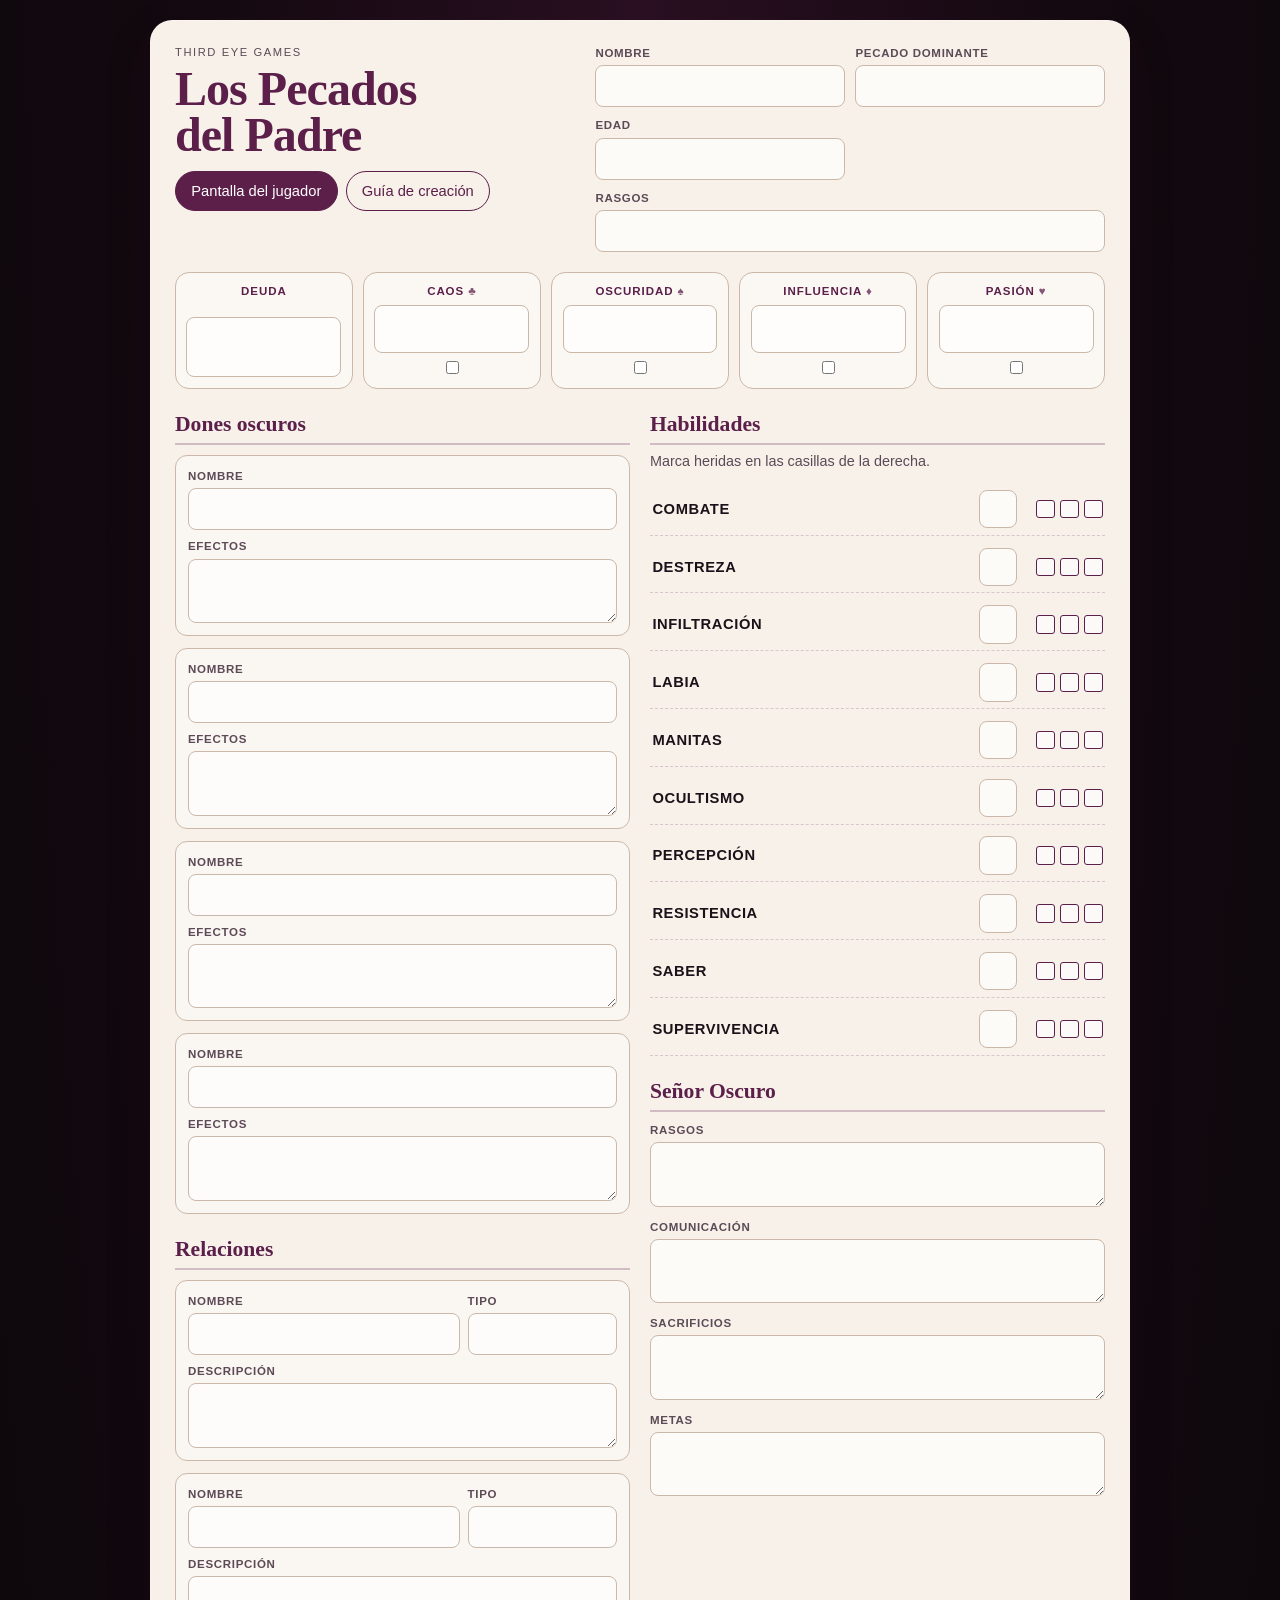
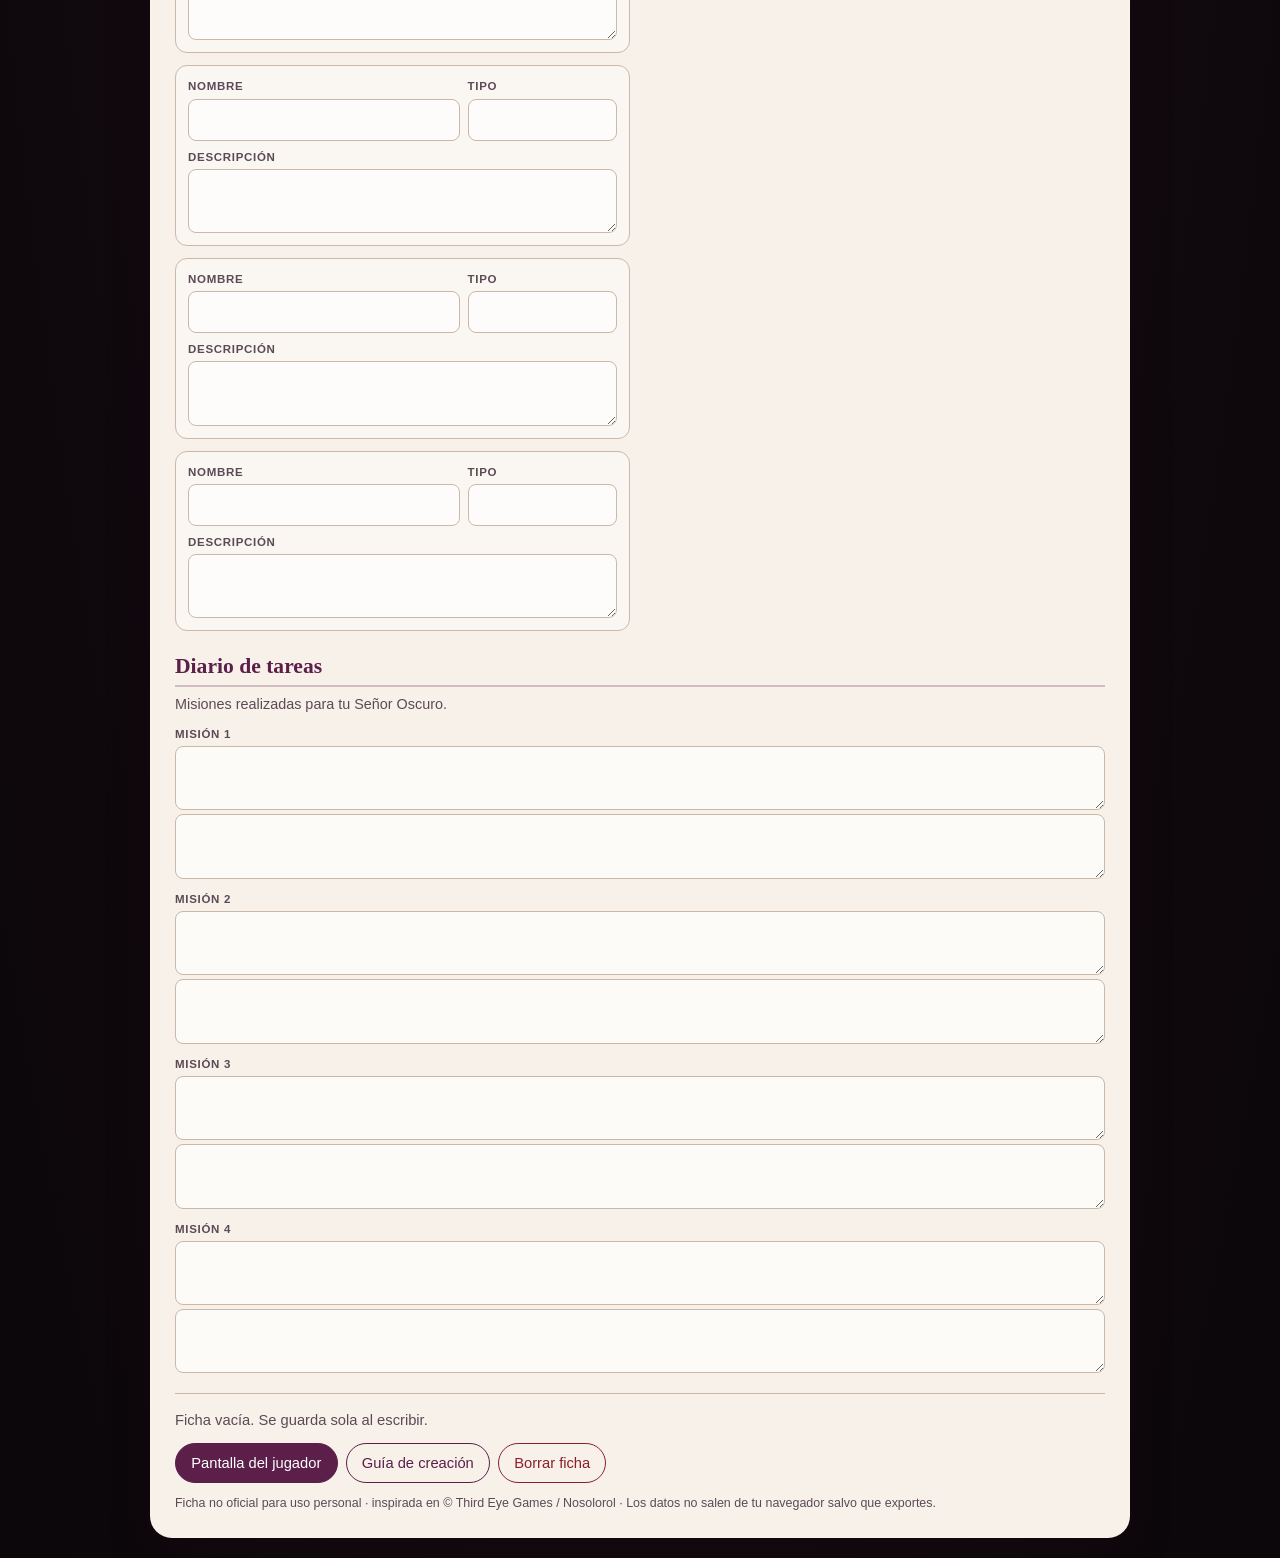
<file: index.html>
<!DOCTYPE html>
<html lang="es">
  <head>
    <meta charset="utf-8" />
    <meta name="viewport" content="width=device-width, initial-scale=1" />
    <title>Los Pecados del Padre — Ficha</title>
    <meta
      name="description"
      content="Ficha editable de personaje para Los Pecados del Padre. Los datos se guardan en este navegador."
    />
    <link rel="stylesheet" href="styles.css" />
  </head>
  <body>
    <div class="page">
      <header class="top">
        <div class="brand">
          <p class="eyebrow">Third Eye Games</p>
          <h1>Los Pecados<br />del Padre</h1>
          <div class="nav-row guide-link">
            <a class="nav-btn" href="pantalla.html">Pantalla del jugador</a>
            <a class="nav-btn secondary" href="guia.html">Guía de creación</a>
          </div>
        </div>
        <div class="identity">
          <label>
            <span>Nombre</span>
            <input type="text" name="nombrepj" autocomplete="off" />
          </label>
          <label>
            <span>Pecado dominante</span>
            <input type="text" name="pecado_dominante" autocomplete="off" />
          </label>
          <label class="narrow">
            <span>Edad</span>
            <input type="text" name="edad" autocomplete="off" />
          </label>
          <label class="wide">
            <span>Rasgos</span>
            <input type="text" name="rasgospj" autocomplete="off" />
          </label>
        </div>
      </header>

      <section class="resources" aria-label="Recursos">
        <label class="stat">
          <span>Deuda</span>
          <input type="text" name="deuda" inputmode="numeric" />
        </label>
        <label class="stat">
          <span>Caos <i aria-hidden="true">♣</i></span>
          <input type="text" name="Caos" inputmode="numeric" />
          <input type="checkbox" name="casost" title="Marca de Caos" />
        </label>
        <label class="stat">
          <span>Oscuridad <i aria-hidden="true">♠</i></span>
          <input type="text" name="oscuridad" inputmode="numeric" />
          <input type="checkbox" name="oscuridadt" title="Marca de Oscuridad" />
        </label>
        <label class="stat">
          <span>Influencia <i aria-hidden="true">♦</i></span>
          <input type="text" name="influencia" inputmode="numeric" />
          <input type="checkbox" name="influenciat" title="Marca de Influencia" />
        </label>
        <label class="stat">
          <span>Pasión <i aria-hidden="true">♥</i></span>
          <input type="text" name="pasión" inputmode="numeric" />
          <input type="checkbox" name="pasiónt" title="Marca de Pasión" />
        </label>
      </section>

      <div class="columns">
        <div class="col">
          <section>
            <h2>Dones oscuros</h2>
            <div class="stack">
              <article class="gift">
                <label><span>Nombre</span><input type="text" name="nombre1" /></label>
                <label><span>Efectos</span><textarea name="efectos1" rows="2"></textarea></label>
              </article>
              <article class="gift">
                <label><span>Nombre</span><input type="text" name="nombre2" /></label>
                <label><span>Efectos</span><textarea name="efectos2" rows="2"></textarea></label>
              </article>
              <article class="gift">
                <label><span>Nombre</span><input type="text" name="nombre" /></label>
                <label><span>Efectos</span><textarea name="efectos3" rows="2"></textarea></label>
              </article>
              <article class="gift">
                <label><span>Nombre</span><input type="text" name="nombre3" /></label>
                <label><span>Efectos</span><textarea name="efectos" rows="2"></textarea></label>
              </article>
            </div>
          </section>

          <section>
            <h2>Relaciones</h2>
            <div class="stack">
              <article class="relation">
                <div class="row">
                  <label><span>Nombre</span><input type="text" name="nombre31" /></label>
                  <label class="narrow"><span>Tipo</span><input type="text" name="tipo" /></label>
                </div>
                <label><span>Descripción</span><textarea name="descripcion" rows="2"></textarea></label>
              </article>
              <article class="relation">
                <div class="row">
                  <label><span>Nombre</span><input type="text" name="nombre311" /></label>
                  <label class="narrow"><span>Tipo</span><input type="text" name="tipo1" /></label>
                </div>
                <label><span>Descripción</span><textarea name="descripcion1" rows="2"></textarea></label>
              </article>
              <article class="relation">
                <div class="row">
                  <label><span>Nombre</span><input type="text" name="nombre312" /></label>
                  <label class="narrow"><span>Tipo</span><input type="text" name="tipo2" /></label>
                </div>
                <label><span>Descripción</span><textarea name="descripcion2" rows="2"></textarea></label>
              </article>
              <article class="relation">
                <div class="row">
                  <label><span>Nombre</span><input type="text" name="nombre313" /></label>
                  <label class="narrow"><span>Tipo</span><input type="text" name="tipo3" /></label>
                </div>
                <label><span>Descripción</span><textarea name="descripcion3" rows="2"></textarea></label>
              </article>
              <article class="relation">
                <div class="row">
                  <label><span>Nombre</span><input type="text" name="nombre314" /></label>
                  <label class="narrow"><span>Tipo</span><input type="text" name="tipo4" /></label>
                </div>
                <label><span>Descripción</span><textarea name="descripcion4" rows="2"></textarea></label>
              </article>
            </div>
          </section>
        </div>

        <div class="col">
          <section>
            <h2>Habilidades</h2>
            <p class="hint">Marca heridas en las casillas de la derecha.</p>
            <div class="skills" id="skills"></div>
          </section>

          <section>
            <h2>Señor Oscuro</h2>
            <div class="stack">
              <label>
                <span>Rasgos</span>
                <textarea name="descripciónrasgos" rows="2"></textarea>
              </label>
              <label>
                <span>Comunicación</span>
                <textarea name="municación" rows="2"></textarea>
              </label>
              <label>
                <span>Sacrificios</span>
                <textarea name="sacrificios" rows="2"></textarea>
              </label>
              <label>
                <span>Metas</span>
                <textarea name="metas" rows="2"></textarea>
              </label>
            </div>
          </section>
        </div>
      </div>

      <section>
        <h2>Diario de tareas</h2>
        <p class="hint">Misiones realizadas para tu Señor Oscuro.</p>
        <div class="missions">
          <label>
            <span>Misión 1</span>
            <textarea name="misión1" rows="2"></textarea>
            <textarea name="misión11" rows="2"></textarea>
          </label>
          <label>
            <span>Misión 2</span>
            <textarea name="misión12" rows="2"></textarea>
            <textarea name="misión112" rows="2"></textarea>
          </label>
          <label>
            <span>Misión 3</span>
            <textarea name="misión13" rows="2"></textarea>
            <textarea name="misión113" rows="2"></textarea>
          </label>
          <label>
            <span>Misión 4</span>
            <textarea name="misión14" rows="2"></textarea>
            <textarea name="misión114" rows="2"></textarea>
          </label>
        </div>
      </section>

      <footer class="toolbar">
        <p id="status" class="status" aria-live="polite">Guardado en este navegador.</p>
        <div class="actions">
          <a class="nav-btn" href="pantalla.html">Pantalla del jugador</a>
          <a class="nav-btn secondary" href="guia.html">Guía de creación</a>
          <button type="button" id="resetBtn" class="danger">Borrar ficha</button>
        </div>
        <p class="credit">
          Ficha no oficial para uso personal · inspirada en © Third Eye Games /
          Nosolorol · Los datos no salen de tu navegador salvo que exportes.
        </p>
      </footer>
    </div>
    <script src="app.js"></script>
  </body>
</html>
</file>
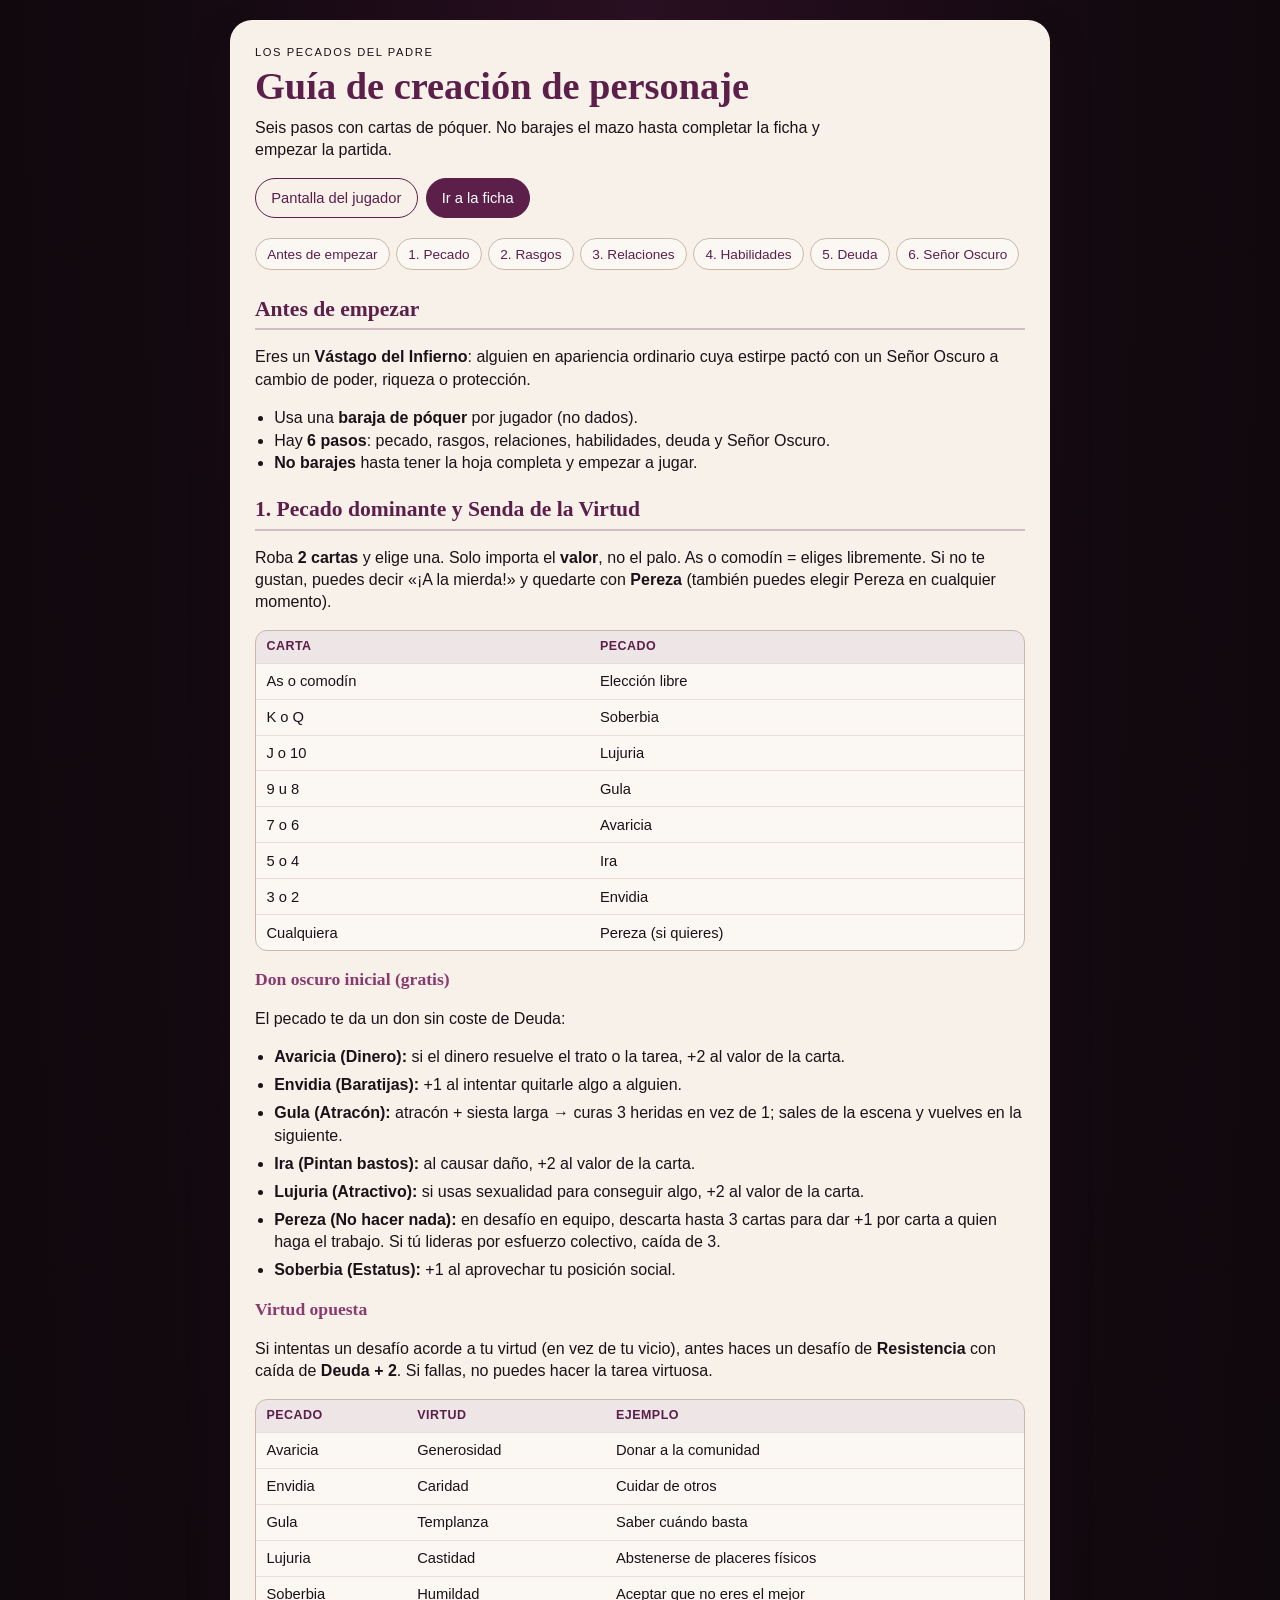
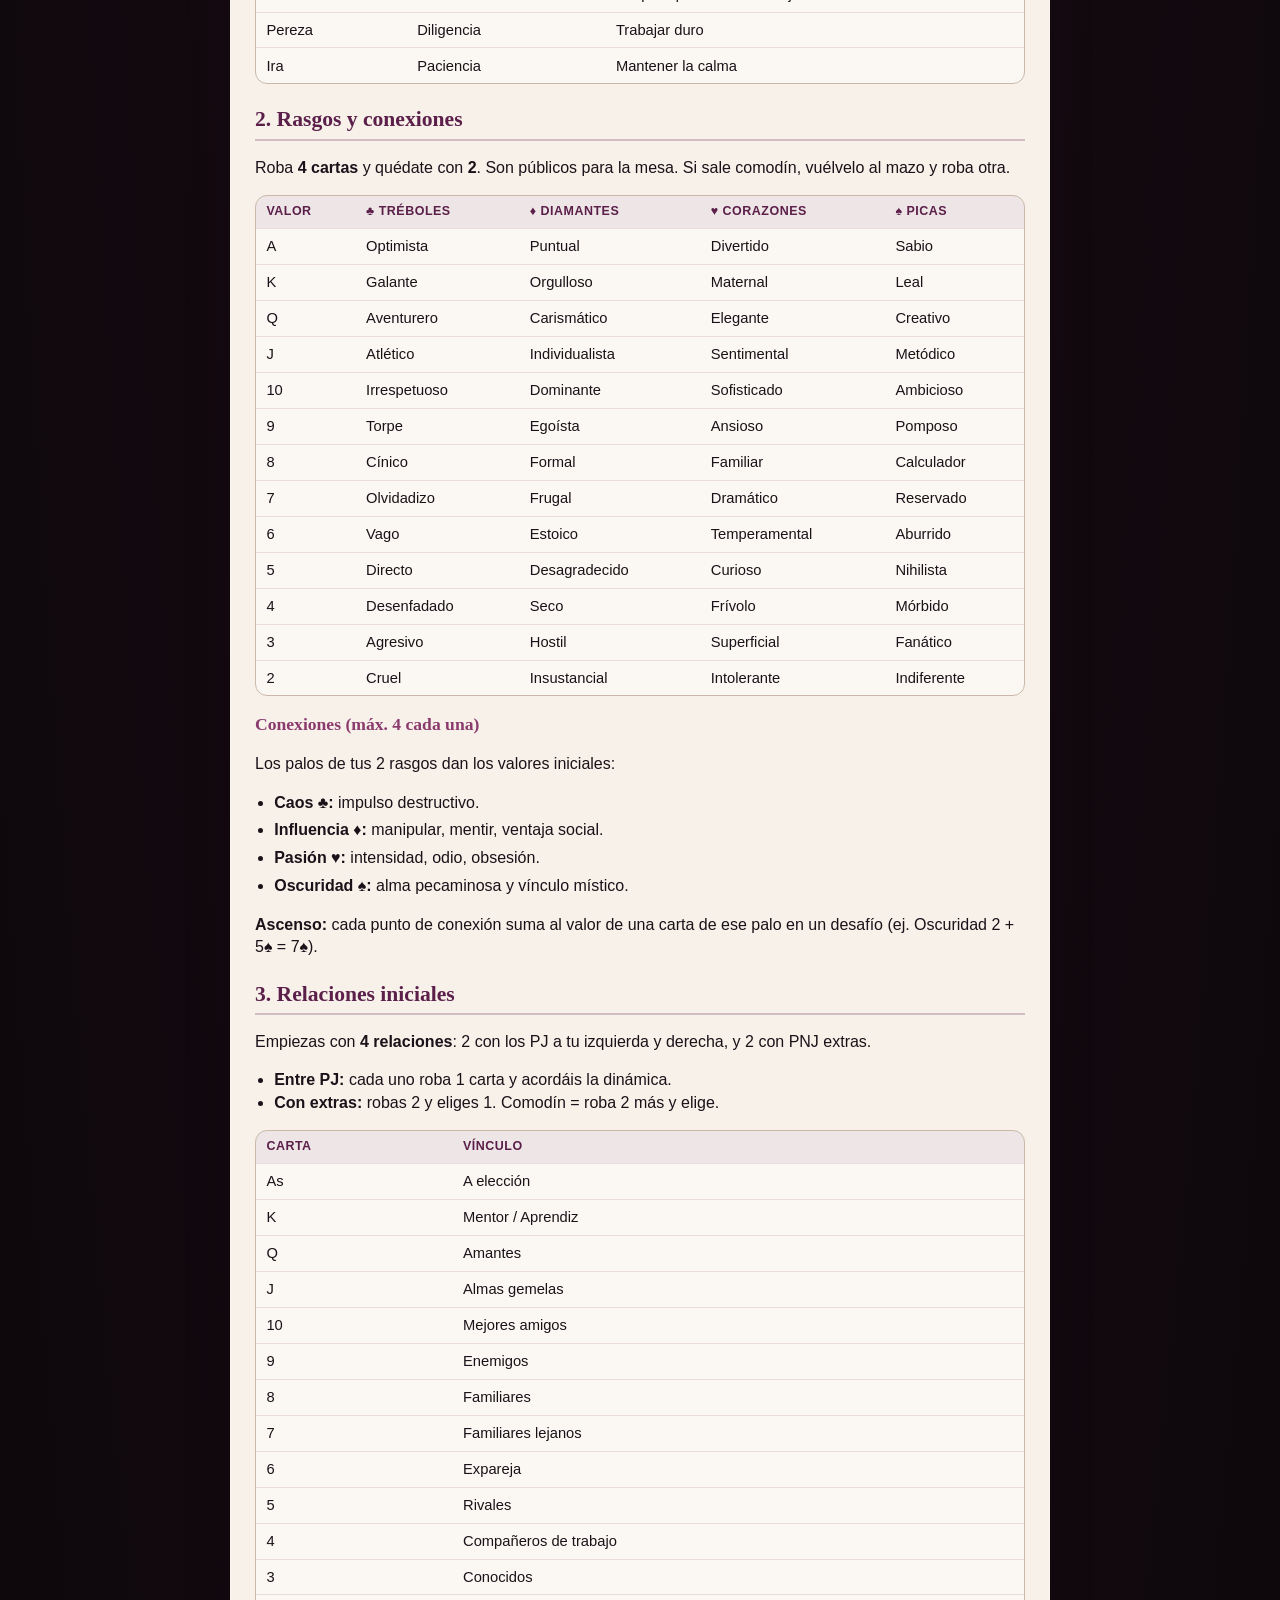
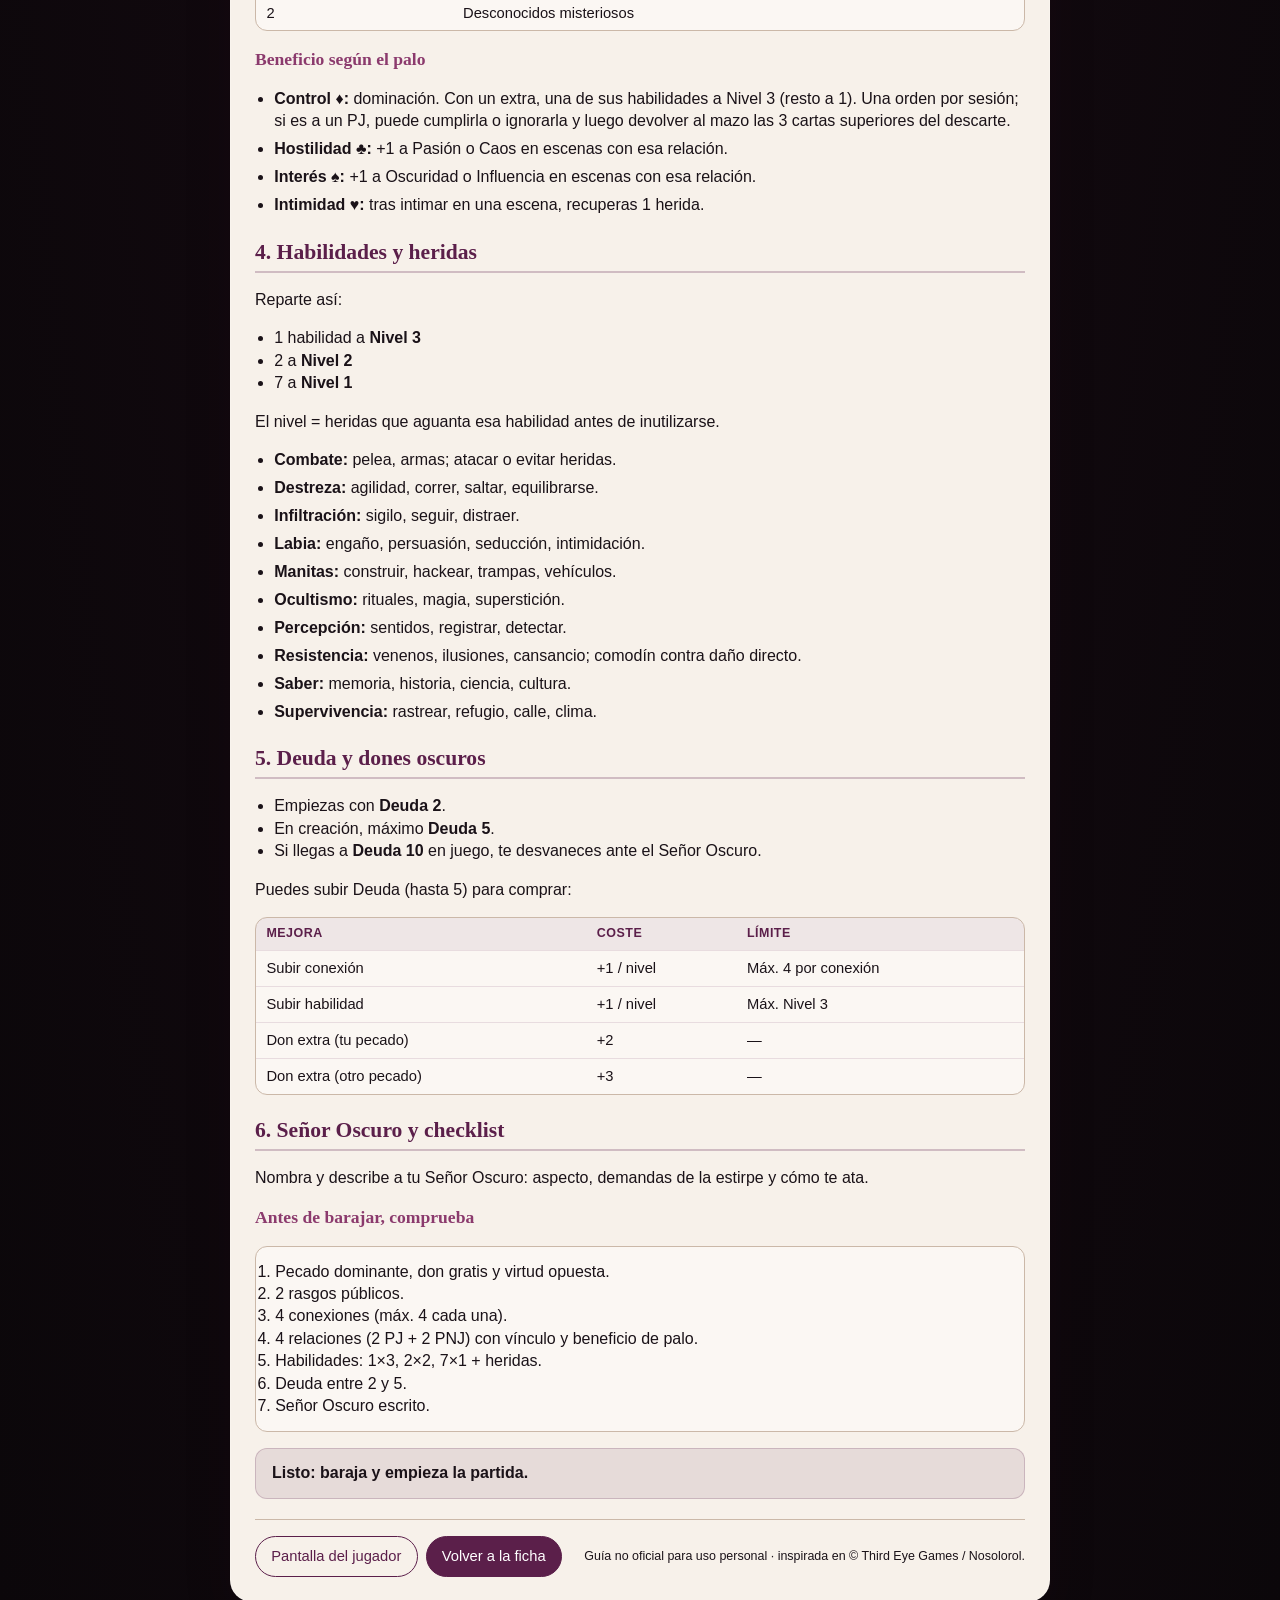
<file: guia.html>
<!DOCTYPE html>
<html lang="es">
  <head>
    <meta charset="utf-8" />
    <meta name="viewport" content="width=device-width, initial-scale=1" />
    <title>Guía de creación — Los Pecados del Padre</title>
    <meta
      name="description"
      content="Guía simple de creación de personaje para Los Pecados del Padre."
    />
    <link rel="stylesheet" href="styles.css" />
  </head>
  <body>
    <div class="page guide">
      <header class="guide-top">
        <div>
          <p class="eyebrow">Los Pecados del Padre</p>
          <h1>Guía de creación de personaje</h1>
          <p class="lede">
            Seis pasos con cartas de póquer. No barajes el mazo hasta completar
            la ficha y empezar la partida.
          </p>
        </div>
        <div class="nav-row">
          <a class="nav-btn secondary" href="pantalla.html">Pantalla del jugador</a>
          <a class="nav-btn" href="index.html">Ir a la ficha</a>
        </div>
      </header>

      <nav class="toc" aria-label="Pasos">
        <a href="#intro">Antes de empezar</a>
        <a href="#paso-1">1. Pecado</a>
        <a href="#paso-2">2. Rasgos</a>
        <a href="#paso-3">3. Relaciones</a>
        <a href="#paso-4">4. Habilidades</a>
        <a href="#paso-5">5. Deuda</a>
        <a href="#paso-6">6. Señor Oscuro</a>
      </nav>

      <section id="intro">
        <h2>Antes de empezar</h2>
        <p>
          Eres un <strong>Vástago del Infierno</strong>: alguien en apariencia
          ordinario cuya estirpe pactó con un Señor Oscuro a cambio de poder,
          riqueza o protección.
        </p>
        <ul>
          <li>Usa una <strong>baraja de póquer</strong> por jugador (no dados).</li>
          <li>Hay <strong>6 pasos</strong>: pecado, rasgos, relaciones, habilidades, deuda y Señor Oscuro.</li>
          <li><strong>No barajes</strong> hasta tener la hoja completa y empezar a jugar.</li>
        </ul>
      </section>

      <section id="paso-1">
        <h2>1. Pecado dominante y Senda de la Virtud</h2>
        <p>
          Roba <strong>2 cartas</strong> y elige una. Solo importa el
          <strong>valor</strong>, no el palo. As o comodín = eliges libremente.
          Si no te gustan, puedes decir «¡A la mierda!» y quedarte con
          <strong>Pereza</strong> (también puedes elegir Pereza en cualquier momento).
        </p>

        <div class="table-wrap">
          <table>
            <thead>
              <tr>
                <th>Carta</th>
                <th>Pecado</th>
              </tr>
            </thead>
            <tbody>
              <tr><td>As o comodín</td><td>Elección libre</td></tr>
              <tr><td>K o Q</td><td>Soberbia</td></tr>
              <tr><td>J o 10</td><td>Lujuria</td></tr>
              <tr><td>9 u 8</td><td>Gula</td></tr>
              <tr><td>7 o 6</td><td>Avaricia</td></tr>
              <tr><td>5 o 4</td><td>Ira</td></tr>
              <tr><td>3 o 2</td><td>Envidia</td></tr>
              <tr><td>Cualquiera</td><td>Pereza (si quieres)</td></tr>
            </tbody>
          </table>
        </div>

        <h3>Don oscuro inicial (gratis)</h3>
        <p>El pecado te da un don sin coste de Deuda:</p>
        <ul class="compact">
          <li><strong>Avaricia (Dinero):</strong> si el dinero resuelve el trato o la tarea, +2 al valor de la carta.</li>
          <li><strong>Envidia (Baratijas):</strong> +1 al intentar quitarle algo a alguien.</li>
          <li><strong>Gula (Atracón):</strong> atracón + siesta larga → curas 3 heridas en vez de 1; sales de la escena y vuelves en la siguiente.</li>
          <li><strong>Ira (Pintan bastos):</strong> al causar daño, +2 al valor de la carta.</li>
          <li><strong>Lujuria (Atractivo):</strong> si usas sexualidad para conseguir algo, +2 al valor de la carta.</li>
          <li><strong>Pereza (No hacer nada):</strong> en desafío en equipo, descarta hasta 3 cartas para dar +1 por carta a quien haga el trabajo. Si tú lideras por esfuerzo colectivo, caída de 3.</li>
          <li><strong>Soberbia (Estatus):</strong> +1 al aprovechar tu posición social.</li>
        </ul>

        <h3>Virtud opuesta</h3>
        <p>
          Si intentas un desafío acorde a tu virtud (en vez de tu vicio), antes
          haces un desafío de <strong>Resistencia</strong> con caída de
          <strong>Deuda + 2</strong>. Si fallas, no puedes hacer la tarea virtuosa.
        </p>
        <div class="table-wrap">
          <table>
            <thead>
              <tr><th>Pecado</th><th>Virtud</th><th>Ejemplo</th></tr>
            </thead>
            <tbody>
              <tr><td>Avaricia</td><td>Generosidad</td><td>Donar a la comunidad</td></tr>
              <tr><td>Envidia</td><td>Caridad</td><td>Cuidar de otros</td></tr>
              <tr><td>Gula</td><td>Templanza</td><td>Saber cuándo basta</td></tr>
              <tr><td>Lujuria</td><td>Castidad</td><td>Abstenerse de placeres físicos</td></tr>
              <tr><td>Soberbia</td><td>Humildad</td><td>Aceptar que no eres el mejor</td></tr>
              <tr><td>Pereza</td><td>Diligencia</td><td>Trabajar duro</td></tr>
              <tr><td>Ira</td><td>Paciencia</td><td>Mantener la calma</td></tr>
            </tbody>
          </table>
        </div>
      </section>

      <section id="paso-2">
        <h2>2. Rasgos y conexiones</h2>
        <p>
          Roba <strong>4 cartas</strong> y quédate con <strong>2</strong>. Son
          públicos para la mesa. Si sale comodín, vuélvelo al mazo y roba otra.
        </p>

        <div class="table-wrap">
          <table>
            <thead>
              <tr>
                <th>Valor</th>
                <th>♣ Tréboles</th>
                <th>♦ Diamantes</th>
                <th>♥ Corazones</th>
                <th>♠ Picas</th>
              </tr>
            </thead>
            <tbody>
              <tr><td>A</td><td>Optimista</td><td>Puntual</td><td>Divertido</td><td>Sabio</td></tr>
              <tr><td>K</td><td>Galante</td><td>Orgulloso</td><td>Maternal</td><td>Leal</td></tr>
              <tr><td>Q</td><td>Aventurero</td><td>Carismático</td><td>Elegante</td><td>Creativo</td></tr>
              <tr><td>J</td><td>Atlético</td><td>Individualista</td><td>Sentimental</td><td>Metódico</td></tr>
              <tr><td>10</td><td>Irrespetuoso</td><td>Dominante</td><td>Sofisticado</td><td>Ambicioso</td></tr>
              <tr><td>9</td><td>Torpe</td><td>Egoísta</td><td>Ansioso</td><td>Pomposo</td></tr>
              <tr><td>8</td><td>Cínico</td><td>Formal</td><td>Familiar</td><td>Calculador</td></tr>
              <tr><td>7</td><td>Olvidadizo</td><td>Frugal</td><td>Dramático</td><td>Reservado</td></tr>
              <tr><td>6</td><td>Vago</td><td>Estoico</td><td>Temperamental</td><td>Aburrido</td></tr>
              <tr><td>5</td><td>Directo</td><td>Desagradecido</td><td>Curioso</td><td>Nihilista</td></tr>
              <tr><td>4</td><td>Desenfadado</td><td>Seco</td><td>Frívolo</td><td>Mórbido</td></tr>
              <tr><td>3</td><td>Agresivo</td><td>Hostil</td><td>Superficial</td><td>Fanático</td></tr>
              <tr><td>2</td><td>Cruel</td><td>Insustancial</td><td>Intolerante</td><td>Indiferente</td></tr>
            </tbody>
          </table>
        </div>

        <h3>Conexiones (máx. 4 cada una)</h3>
        <p>Los palos de tus 2 rasgos dan los valores iniciales:</p>
        <ul class="compact">
          <li><strong>Caos ♣:</strong> impulso destructivo.</li>
          <li><strong>Influencia ♦:</strong> manipular, mentir, ventaja social.</li>
          <li><strong>Pasión ♥:</strong> intensidad, odio, obsesión.</li>
          <li><strong>Oscuridad ♠:</strong> alma pecaminosa y vínculo místico.</li>
        </ul>
        <p>
          <strong>Ascenso:</strong> cada punto de conexión suma al valor de una
          carta de ese palo en un desafío (ej. Oscuridad 2 + 5♠ = 7♠).
        </p>
      </section>

      <section id="paso-3">
        <h2>3. Relaciones iniciales</h2>
        <p>
          Empiezas con <strong>4 relaciones</strong>: 2 con los PJ a tu izquierda
          y derecha, y 2 con PNJ extras.
        </p>
        <ul>
          <li><strong>Entre PJ:</strong> cada uno roba 1 carta y acordáis la dinámica.</li>
          <li><strong>Con extras:</strong> robas 2 y eliges 1. Comodín = roba 2 más y elige.</li>
        </ul>

        <div class="table-wrap">
          <table>
            <thead>
              <tr><th>Carta</th><th>Vínculo</th></tr>
            </thead>
            <tbody>
              <tr><td>As</td><td>A elección</td></tr>
              <tr><td>K</td><td>Mentor / Aprendiz</td></tr>
              <tr><td>Q</td><td>Amantes</td></tr>
              <tr><td>J</td><td>Almas gemelas</td></tr>
              <tr><td>10</td><td>Mejores amigos</td></tr>
              <tr><td>9</td><td>Enemigos</td></tr>
              <tr><td>8</td><td>Familiares</td></tr>
              <tr><td>7</td><td>Familiares lejanos</td></tr>
              <tr><td>6</td><td>Expareja</td></tr>
              <tr><td>5</td><td>Rivales</td></tr>
              <tr><td>4</td><td>Compañeros de trabajo</td></tr>
              <tr><td>3</td><td>Conocidos</td></tr>
              <tr><td>2</td><td>Desconocidos misteriosos</td></tr>
            </tbody>
          </table>
        </div>

        <h3>Beneficio según el palo</h3>
        <ul class="compact">
          <li><strong>Control ♦:</strong> dominación. Con un extra, una de sus habilidades a Nivel 3 (resto a 1). Una orden por sesión; si es a un PJ, puede cumplirla o ignorarla y luego devolver al mazo las 3 cartas superiores del descarte.</li>
          <li><strong>Hostilidad ♣:</strong> +1 a Pasión o Caos en escenas con esa relación.</li>
          <li><strong>Interés ♠:</strong> +1 a Oscuridad o Influencia en escenas con esa relación.</li>
          <li><strong>Intimidad ♥:</strong> tras intimar en una escena, recuperas 1 herida.</li>
        </ul>
      </section>

      <section id="paso-4">
        <h2>4. Habilidades y heridas</h2>
        <p>Reparte así:</p>
        <ul>
          <li>1 habilidad a <strong>Nivel 3</strong></li>
          <li>2 a <strong>Nivel 2</strong></li>
          <li>7 a <strong>Nivel 1</strong></li>
        </ul>
        <p>El nivel = heridas que aguanta esa habilidad antes de inutilizarse.</p>
        <ul class="compact">
          <li><strong>Combate:</strong> pelea, armas; atacar o evitar heridas.</li>
          <li><strong>Destreza:</strong> agilidad, correr, saltar, equilibrarse.</li>
          <li><strong>Infiltración:</strong> sigilo, seguir, distraer.</li>
          <li><strong>Labia:</strong> engaño, persuasión, seducción, intimidación.</li>
          <li><strong>Manitas:</strong> construir, hackear, trampas, vehículos.</li>
          <li><strong>Ocultismo:</strong> rituales, magia, superstición.</li>
          <li><strong>Percepción:</strong> sentidos, registrar, detectar.</li>
          <li><strong>Resistencia:</strong> venenos, ilusiones, cansancio; comodín contra daño directo.</li>
          <li><strong>Saber:</strong> memoria, historia, ciencia, cultura.</li>
          <li><strong>Supervivencia:</strong> rastrear, refugio, calle, clima.</li>
        </ul>
      </section>

      <section id="paso-5">
        <h2>5. Deuda y dones oscuros</h2>
        <ul>
          <li>Empiezas con <strong>Deuda 2</strong>.</li>
          <li>En creación, máximo <strong>Deuda 5</strong>.</li>
          <li>Si llegas a <strong>Deuda 10</strong> en juego, te desvaneces ante el Señor Oscuro.</li>
        </ul>
        <p>Puedes subir Deuda (hasta 5) para comprar:</p>
        <div class="table-wrap">
          <table>
            <thead>
              <tr><th>Mejora</th><th>Coste</th><th>Límite</th></tr>
            </thead>
            <tbody>
              <tr><td>Subir conexión</td><td>+1 / nivel</td><td>Máx. 4 por conexión</td></tr>
              <tr><td>Subir habilidad</td><td>+1 / nivel</td><td>Máx. Nivel 3</td></tr>
              <tr><td>Don extra (tu pecado)</td><td>+2</td><td>—</td></tr>
              <tr><td>Don extra (otro pecado)</td><td>+3</td><td>—</td></tr>
            </tbody>
          </table>
        </div>
      </section>

      <section id="paso-6">
        <h2>6. Señor Oscuro y checklist</h2>
        <p>
          Nombra y describe a tu Señor Oscuro: aspecto, demandas de la estirpe
          y cómo te ata.
        </p>
        <h3>Antes de barajar, comprueba</h3>
        <ol class="checklist">
          <li>Pecado dominante, don gratis y virtud opuesta.</li>
          <li>2 rasgos públicos.</li>
          <li>4 conexiones (máx. 4 cada una).</li>
          <li>4 relaciones (2 PJ + 2 PNJ) con vínculo y beneficio de palo.</li>
          <li>Habilidades: 1×3, 2×2, 7×1 + heridas.</li>
          <li>Deuda entre 2 y 5.</li>
          <li>Señor Oscuro escrito.</li>
        </ol>
        <p class="callout">Listo: baraja y empieza la partida.</p>
      </section>

      <footer class="toolbar guide-foot">
        <div class="nav-row">
          <a class="nav-btn secondary" href="pantalla.html">Pantalla del jugador</a>
          <a class="nav-btn" href="index.html">Volver a la ficha</a>
        </div>
        <p class="credit">
          Guía no oficial para uso personal · inspirada en © Third Eye Games /
          Nosolorol.
        </p>
      </footer>
    </div>
  </body>
</html>
</file>
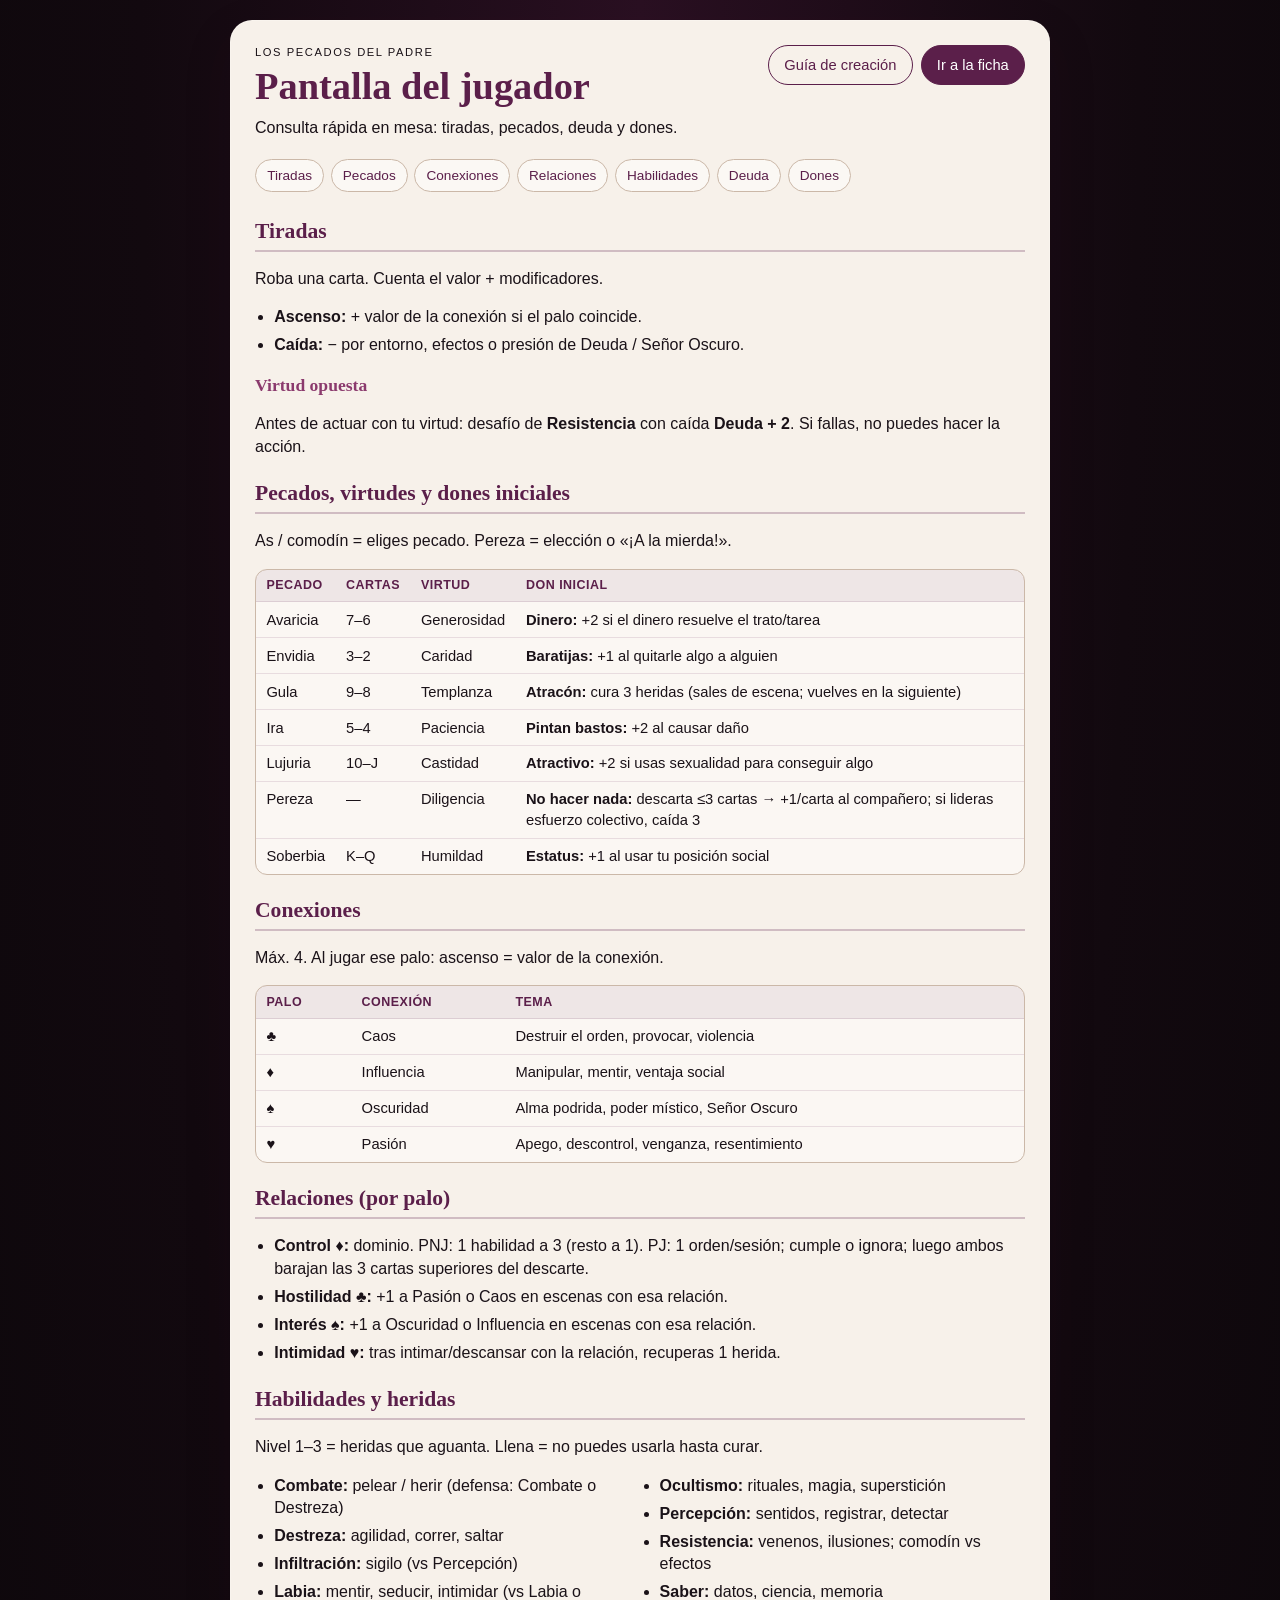
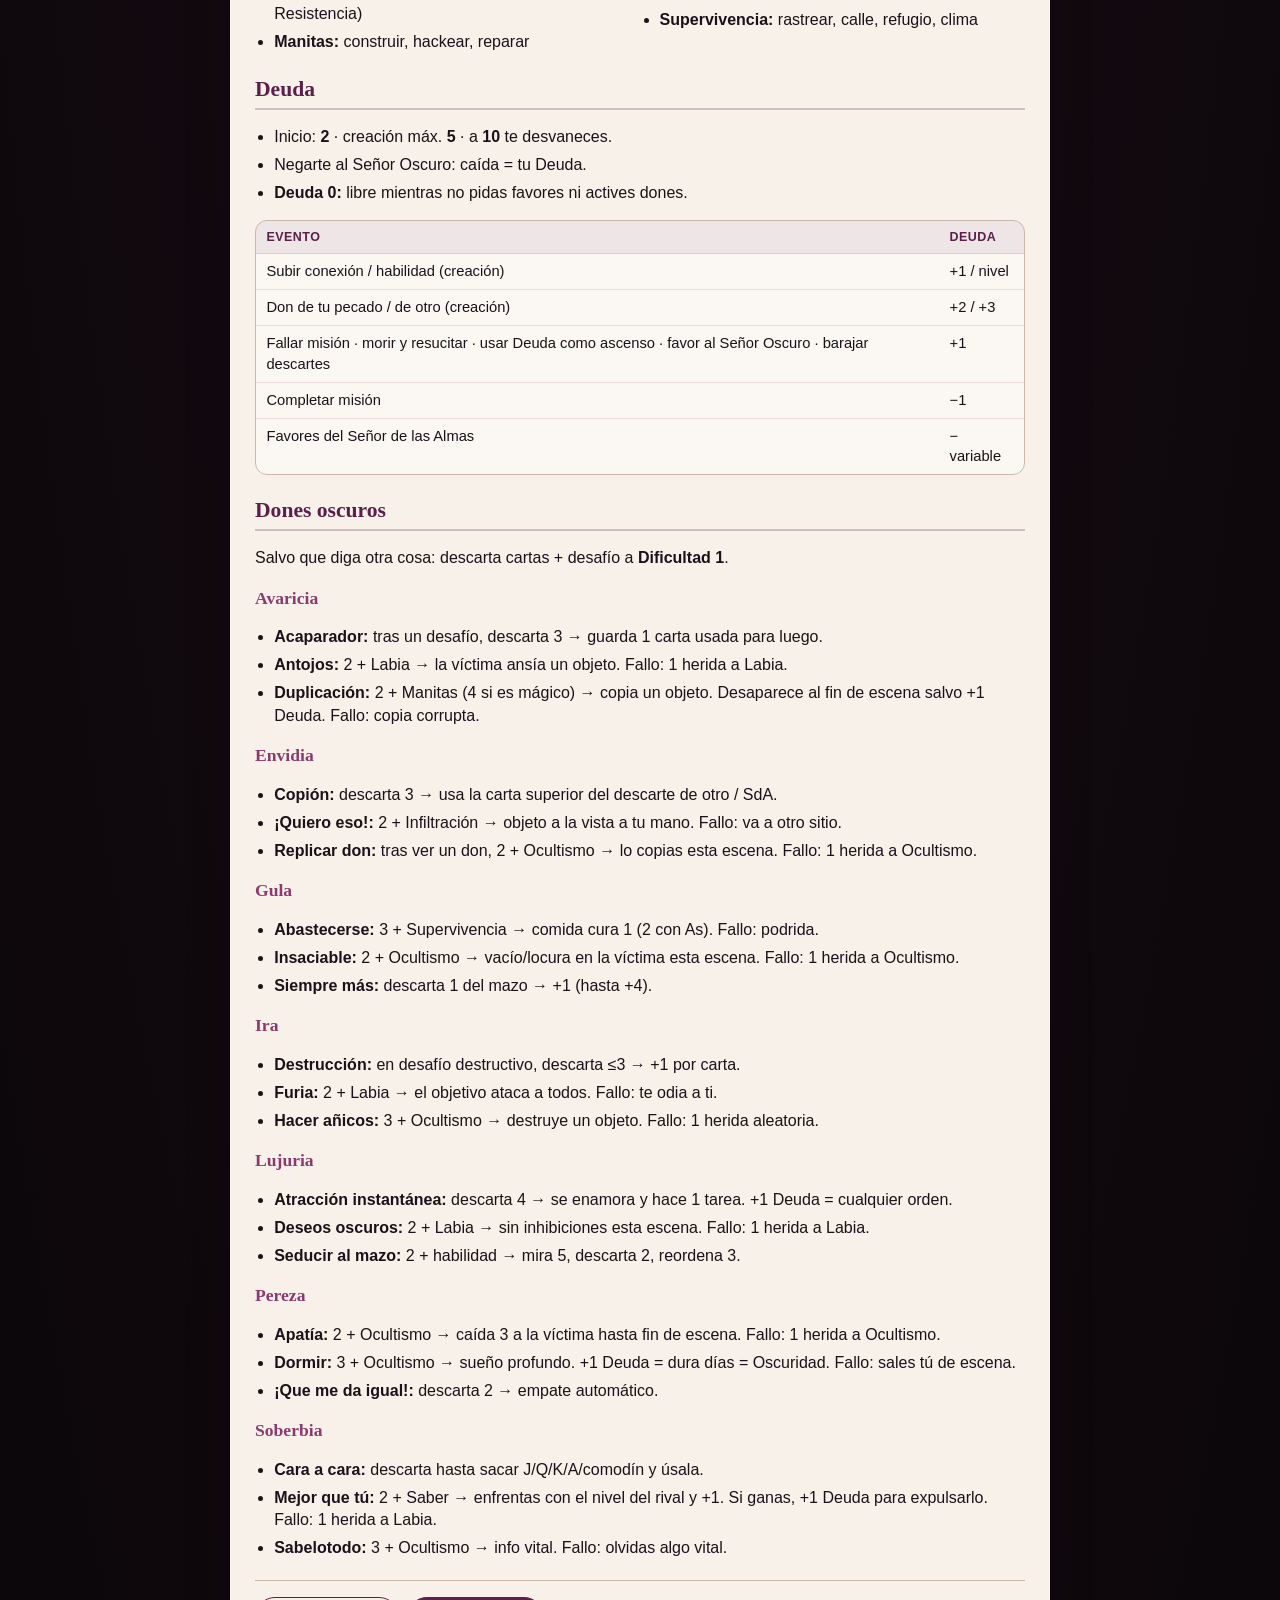
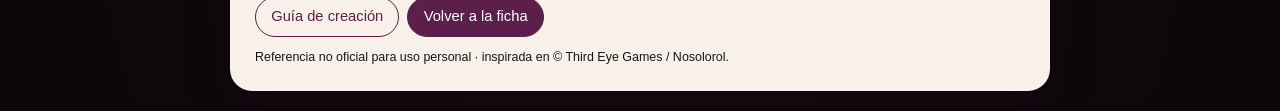
<file: pantalla.html>
<!DOCTYPE html>
<html lang="es">
  <head>
    <meta charset="utf-8" />
    <meta name="viewport" content="width=device-width, initial-scale=1" />
    <title>Pantalla del jugador — Los Pecados del Padre</title>
    <meta
      name="description"
      content="Referencia rápida para partidas de Los Pecados del Padre."
    />
    <link rel="stylesheet" href="styles.css" />
  </head>
  <body>
    <div class="page guide screen">
      <header class="guide-top">
        <div>
          <p class="eyebrow">Los Pecados del Padre</p>
          <h1>Pantalla del jugador</h1>
          <p class="lede">Consulta rápida en mesa: tiradas, pecados, deuda y dones.</p>
        </div>
        <div class="nav-row">
          <a class="nav-btn secondary" href="guia.html">Guía de creación</a>
          <a class="nav-btn" href="index.html">Ir a la ficha</a>
        </div>
      </header>

      <nav class="toc" aria-label="Secciones">
        <a href="#tiradas">Tiradas</a>
        <a href="#pecados">Pecados</a>
        <a href="#conexiones">Conexiones</a>
        <a href="#relaciones">Relaciones</a>
        <a href="#habilidades">Habilidades</a>
        <a href="#deuda">Deuda</a>
        <a href="#dones">Dones</a>
      </nav>

      <section id="tiradas">
        <h2>Tiradas</h2>
        <p>Roba una carta. Cuenta el valor + modificadores.</p>
        <ul class="compact">
          <li><strong>Ascenso:</strong> + valor de la conexión si el palo coincide.</li>
          <li><strong>Caída:</strong> − por entorno, efectos o presión de Deuda / Señor Oscuro.</li>
        </ul>
        <h3>Virtud opuesta</h3>
        <p>
          Antes de actuar con tu virtud: desafío de <strong>Resistencia</strong>
          con caída <strong>Deuda + 2</strong>. Si fallas, no puedes hacer la acción.
        </p>
      </section>

      <section id="pecados">
        <h2>Pecados, virtudes y dones iniciales</h2>
        <p>As / comodín = eliges pecado. Pereza = elección o «¡A la mierda!».</p>
        <div class="table-wrap">
          <table>
            <thead>
              <tr>
                <th>Pecado</th>
                <th>Cartas</th>
                <th>Virtud</th>
                <th>Don inicial</th>
              </tr>
            </thead>
            <tbody>
              <tr>
                <td>Avaricia</td>
                <td>7–6</td>
                <td>Generosidad</td>
                <td><strong>Dinero:</strong> +2 si el dinero resuelve el trato/tarea</td>
              </tr>
              <tr>
                <td>Envidia</td>
                <td>3–2</td>
                <td>Caridad</td>
                <td><strong>Baratijas:</strong> +1 al quitarle algo a alguien</td>
              </tr>
              <tr>
                <td>Gula</td>
                <td>9–8</td>
                <td>Templanza</td>
                <td><strong>Atracón:</strong> cura 3 heridas (sales de escena; vuelves en la siguiente)</td>
              </tr>
              <tr>
                <td>Ira</td>
                <td>5–4</td>
                <td>Paciencia</td>
                <td><strong>Pintan bastos:</strong> +2 al causar daño</td>
              </tr>
              <tr>
                <td>Lujuria</td>
                <td>10–J</td>
                <td>Castidad</td>
                <td><strong>Atractivo:</strong> +2 si usas sexualidad para conseguir algo</td>
              </tr>
              <tr>
                <td>Pereza</td>
                <td>—</td>
                <td>Diligencia</td>
                <td><strong>No hacer nada:</strong> descarta ≤3 cartas → +1/carta al compañero; si lideras esfuerzo colectivo, caída 3</td>
              </tr>
              <tr>
                <td>Soberbia</td>
                <td>K–Q</td>
                <td>Humildad</td>
                <td><strong>Estatus:</strong> +1 al usar tu posición social</td>
              </tr>
            </tbody>
          </table>
        </div>
      </section>

      <section id="conexiones">
        <h2>Conexiones</h2>
        <p>Máx. 4. Al jugar ese palo: ascenso = valor de la conexión.</p>
        <div class="table-wrap">
          <table>
            <thead>
              <tr><th>Palo</th><th>Conexión</th><th>Tema</th></tr>
            </thead>
            <tbody>
              <tr><td>♣</td><td>Caos</td><td>Destruir el orden, provocar, violencia</td></tr>
              <tr><td>♦</td><td>Influencia</td><td>Manipular, mentir, ventaja social</td></tr>
              <tr><td>♠</td><td>Oscuridad</td><td>Alma podrida, poder místico, Señor Oscuro</td></tr>
              <tr><td>♥</td><td>Pasión</td><td>Apego, descontrol, venganza, resentimiento</td></tr>
            </tbody>
          </table>
        </div>
      </section>

      <section id="relaciones">
        <h2>Relaciones (por palo)</h2>
        <ul class="compact">
          <li><strong>Control ♦:</strong> dominio. PNJ: 1 habilidad a 3 (resto a 1). PJ: 1 orden/sesión; cumple o ignora; luego ambos barajan las 3 cartas superiores del descarte.</li>
          <li><strong>Hostilidad ♣:</strong> +1 a Pasión o Caos en escenas con esa relación.</li>
          <li><strong>Interés ♠:</strong> +1 a Oscuridad o Influencia en escenas con esa relación.</li>
          <li><strong>Intimidad ♥:</strong> tras intimar/descansar con la relación, recuperas 1 herida.</li>
        </ul>
      </section>

      <section id="habilidades">
        <h2>Habilidades y heridas</h2>
        <p>Nivel 1–3 = heridas que aguanta. Llena = no puedes usarla hasta curar.</p>
        <ul class="compact two-col">
          <li><strong>Combate:</strong> pelear / herir (defensa: Combate o Destreza)</li>
          <li><strong>Destreza:</strong> agilidad, correr, saltar</li>
          <li><strong>Infiltración:</strong> sigilo (vs Percepción)</li>
          <li><strong>Labia:</strong> mentir, seducir, intimidar (vs Labia o Resistencia)</li>
          <li><strong>Manitas:</strong> construir, hackear, reparar</li>
          <li><strong>Ocultismo:</strong> rituales, magia, superstición</li>
          <li><strong>Percepción:</strong> sentidos, registrar, detectar</li>
          <li><strong>Resistencia:</strong> venenos, ilusiones; comodín vs efectos</li>
          <li><strong>Saber:</strong> datos, ciencia, memoria</li>
          <li><strong>Supervivencia:</strong> rastrear, calle, refugio, clima</li>
        </ul>
      </section>

      <section id="deuda">
        <h2>Deuda</h2>
        <ul class="compact">
          <li>Inicio: <strong>2</strong> · creación máx. <strong>5</strong> · a <strong>10</strong> te desvaneces.</li>
          <li>Negarte al Señor Oscuro: caída = tu Deuda.</li>
          <li><strong>Deuda 0:</strong> libre mientras no pidas favores ni actives dones.</li>
        </ul>
        <div class="table-wrap">
          <table>
            <thead>
              <tr><th>Evento</th><th>Deuda</th></tr>
            </thead>
            <tbody>
              <tr><td>Subir conexión / habilidad (creación)</td><td>+1 / nivel</td></tr>
              <tr><td>Don de tu pecado / de otro (creación)</td><td>+2 / +3</td></tr>
              <tr><td>Fallar misión · morir y resucitar · usar Deuda como ascenso · favor al Señor Oscuro · barajar descartes</td><td>+1</td></tr>
              <tr><td>Completar misión</td><td>−1</td></tr>
              <tr><td>Favores del Señor de las Almas</td><td>− variable</td></tr>
            </tbody>
          </table>
        </div>
      </section>

      <section id="dones">
        <h2>Dones oscuros</h2>
        <p>Salvo que diga otra cosa: descarta cartas + desafío a <strong>Dificultad 1</strong>.</p>

        <h3>Avaricia</h3>
        <ul class="compact">
          <li><strong>Acaparador:</strong> tras un desafío, descarta 3 → guarda 1 carta usada para luego.</li>
          <li><strong>Antojos:</strong> 2 + Labia → la víctima ansía un objeto. Fallo: 1 herida a Labia.</li>
          <li><strong>Duplicación:</strong> 2 + Manitas (4 si es mágico) → copia un objeto. Desaparece al fin de escena salvo +1 Deuda. Fallo: copia corrupta.</li>
        </ul>

        <h3>Envidia</h3>
        <ul class="compact">
          <li><strong>Copión:</strong> descarta 3 → usa la carta superior del descarte de otro / SdA.</li>
          <li><strong>¡Quiero eso!:</strong> 2 + Infiltración → objeto a la vista a tu mano. Fallo: va a otro sitio.</li>
          <li><strong>Replicar don:</strong> tras ver un don, 2 + Ocultismo → lo copias esta escena. Fallo: 1 herida a Ocultismo.</li>
        </ul>

        <h3>Gula</h3>
        <ul class="compact">
          <li><strong>Abastecerse:</strong> 3 + Supervivencia → comida cura 1 (2 con As). Fallo: podrida.</li>
          <li><strong>Insaciable:</strong> 2 + Ocultismo → vacío/locura en la víctima esta escena. Fallo: 1 herida a Ocultismo.</li>
          <li><strong>Siempre más:</strong> descarta 1 del mazo → +1 (hasta +4).</li>
        </ul>

        <h3>Ira</h3>
        <ul class="compact">
          <li><strong>Destrucción:</strong> en desafío destructivo, descarta ≤3 → +1 por carta.</li>
          <li><strong>Furia:</strong> 2 + Labia → el objetivo ataca a todos. Fallo: te odia a ti.</li>
          <li><strong>Hacer añicos:</strong> 3 + Ocultismo → destruye un objeto. Fallo: 1 herida aleatoria.</li>
        </ul>

        <h3>Lujuria</h3>
        <ul class="compact">
          <li><strong>Atracción instantánea:</strong> descarta 4 → se enamora y hace 1 tarea. +1 Deuda = cualquier orden.</li>
          <li><strong>Deseos oscuros:</strong> 2 + Labia → sin inhibiciones esta escena. Fallo: 1 herida a Labia.</li>
          <li><strong>Seducir al mazo:</strong> 2 + habilidad → mira 5, descarta 2, reordena 3.</li>
        </ul>

        <h3>Pereza</h3>
        <ul class="compact">
          <li><strong>Apatía:</strong> 2 + Ocultismo → caída 3 a la víctima hasta fin de escena. Fallo: 1 herida a Ocultismo.</li>
          <li><strong>Dormir:</strong> 3 + Ocultismo → sueño profundo. +1 Deuda = dura días = Oscuridad. Fallo: sales tú de escena.</li>
          <li><strong>¡Que me da igual!:</strong> descarta 2 → empate automático.</li>
        </ul>

        <h3>Soberbia</h3>
        <ul class="compact">
          <li><strong>Cara a cara:</strong> descarta hasta sacar J/Q/K/A/comodín y úsala.</li>
          <li><strong>Mejor que tú:</strong> 2 + Saber → enfrentas con el nivel del rival y +1. Si ganas, +1 Deuda para expulsarlo. Fallo: 1 herida a Labia.</li>
          <li><strong>Sabelotodo:</strong> 3 + Ocultismo → info vital. Fallo: olvidas algo vital.</li>
        </ul>
      </section>

      <footer class="toolbar guide-foot">
        <div class="nav-row">
          <a class="nav-btn secondary" href="guia.html">Guía de creación</a>
          <a class="nav-btn" href="index.html">Volver a la ficha</a>
        </div>
        <p class="credit">
          Referencia no oficial para uso personal · inspirada en © Third Eye Games /
          Nosolorol.
        </p>
      </footer>
    </div>
  </body>
</html>
</file>
<file: styles.css>
:root {
  --ink: #1a1218;
  --muted: #5c4a56;
  --paper: #f7f1ea;
  --paper-2: #efe4d8;
  --line: #cbb8a8;
  --accent: #5b1f4a;
  --accent-2: #8b3a6d;
  --danger: #8a1f2b;
  --shadow: 0 18px 50px rgba(40, 16, 28, 0.12);
  --radius: 14px;
  --font-display: "Palatino Linotype", Palatino, "Book Antiqua", Georgia, serif;
  --font-body: "Avenir Next", "Segoe UI", "Helvetica Neue", sans-serif;
}

* {
  box-sizing: border-box;
}

html {
  background:
    radial-gradient(ellipse at top, #2a1022 0%, #12090f 55%, #0b070a 100%);
  min-height: 100%;
}

body {
  margin: 0;
  color: var(--ink);
  font-family: var(--font-body);
  line-height: 1.4;
  padding: 1.25rem;
}

.page {
  max-width: 980px;
  margin: 0 auto;
  background: var(--paper);
  border: 1px solid rgba(255, 255, 255, 0.2);
  border-radius: 22px;
  box-shadow: var(--shadow);
  padding: 1.5rem;
  position: relative;
}

.top {
  display: grid;
  grid-template-columns: 1.1fr 1.4fr;
  gap: 1.25rem;
  align-items: start;
  margin-bottom: 1.25rem;
}

.eyebrow {
  margin: 0 0 0.35rem;
  text-transform: uppercase;
  letter-spacing: 0.14em;
  font-size: 0.7rem;
  color: var(--muted);
}

.brand h1 {
  margin: 0;
  font-family: var(--font-display);
  font-size: clamp(2rem, 5vw, 3rem);
  line-height: 0.95;
  color: var(--accent);
  letter-spacing: -0.02em;
}

.identity {
  display: grid;
  grid-template-columns: 1fr 1fr;
  gap: 0.65rem;
}

.identity .wide {
  grid-column: 1 / -1;
}

.resources {
  display: grid;
  grid-template-columns: repeat(5, minmax(0, 1fr));
  gap: 0.65rem;
  margin-bottom: 1.25rem;
}

.stat {
  background: rgba(255, 255, 255, 0.45);
  border: 1px solid var(--line);
  border-radius: var(--radius);
  padding: 0.65rem;
  display: grid;
  gap: 0.35rem;
  justify-items: center;
  text-align: center;
}

.stat span {
  font-size: 0.72rem;
  letter-spacing: 0.08em;
  text-transform: uppercase;
  color: var(--accent);
  font-weight: 700;
}

.stat input[type="text"] {
  width: 100%;
  text-align: center;
  font-size: 1.25rem;
  font-weight: 700;
}

.stat i {
  font-style: normal;
  opacity: 0.75;
}

.columns {
  display: grid;
  grid-template-columns: 1fr 1fr;
  gap: 1.25rem;
}

section {
  margin-bottom: 1.25rem;
}

h2 {
  margin: 0 0 0.65rem;
  font-family: var(--font-display);
  color: var(--accent);
  font-size: 1.35rem;
  border-bottom: 2px solid rgba(91, 31, 74, 0.25);
  padding-bottom: 0.25rem;
}

.hint {
  margin: -0.25rem 0 0.75rem;
  color: var(--muted);
  font-size: 0.9rem;
}

.stack,
.missions {
  display: grid;
  gap: 0.75rem;
}

.gift,
.relation {
  background: rgba(255, 255, 255, 0.35);
  border: 1px solid var(--line);
  border-radius: 12px;
  padding: 0.75rem;
  display: grid;
  gap: 0.5rem;
}

.row {
  display: grid;
  grid-template-columns: 1fr 0.55fr;
  gap: 0.5rem;
}

label {
  display: grid;
  gap: 0.25rem;
}

label > span {
  font-size: 0.72rem;
  letter-spacing: 0.06em;
  text-transform: uppercase;
  color: var(--muted);
  font-weight: 600;
}

input[type="text"],
textarea {
  width: 100%;
  border: 1px solid var(--line);
  background: rgba(255, 255, 255, 0.7);
  border-radius: 8px;
  padding: 0.55rem 0.65rem;
  font: inherit;
  color: var(--ink);
  resize: vertical;
}

input[type="text"]:focus,
textarea:focus {
  outline: 2px solid rgba(139, 58, 109, 0.35);
  border-color: var(--accent-2);
}

.skills {
  display: grid;
  gap: 0.35rem;
}

.skill {
  display: grid;
  grid-template-columns: minmax(0, 1fr) 2.4rem 4.6rem;
  column-gap: 0.75rem;
  align-items: center;
  padding: 0.4rem 0.15rem;
  border-bottom: 1px dashed rgba(91, 31, 74, 0.2);
}

.skill-name {
  font-weight: 700;
  letter-spacing: 0.04em;
  text-transform: uppercase;
  font-size: 0.92rem;
  min-width: 0;
}

.skill-value {
  width: 2.4rem;
  height: 2.4rem;
  text-align: center;
  padding: 0;
  font-weight: 700;
  font-size: 1.05rem;
  border: 1.5px solid var(--accent);
  border-radius: 6px;
  background: rgba(255, 255, 255, 0.75);
}

.wounds {
  display: grid;
  grid-template-columns: repeat(3, 1.15rem);
  gap: 0.35rem;
  justify-content: end;
}

.wounds label {
  display: inline-flex;
  width: 1.15rem;
  height: 1.15rem;
  border: 1.5px solid var(--accent);
  border-radius: 3px;
  align-items: center;
  justify-content: center;
  cursor: pointer;
  background: rgba(255, 255, 255, 0.65);
}

.wounds input {
  appearance: none;
  width: 100%;
  height: 100%;
  margin: 0;
  border-radius: 1px;
  cursor: pointer;
}

.wounds input:checked {
  background: var(--accent);
}

.toolbar {
  margin-top: 0.5rem;
  padding-top: 1rem;
  border-top: 1px solid var(--line);
  display: grid;
  gap: 0.75rem;
}

.status {
  margin: 0;
  color: var(--muted);
  font-size: 0.92rem;
}

.actions {
  display: flex;
  flex-wrap: wrap;
  gap: 0.5rem;
}

button,
.file-btn {
  appearance: none;
  border: 1px solid var(--accent);
  background: var(--accent);
  color: #fff;
  border-radius: 999px;
  padding: 0.55rem 0.95rem;
  font: inherit;
  font-size: 0.92rem;
  cursor: pointer;
}

.file-btn {
  display: inline-flex;
  align-items: center;
}

button.danger {
  background: transparent;
  color: var(--danger);
  border-color: var(--danger);
}

a.nav-btn {
  appearance: none;
  display: inline-flex;
  align-items: center;
  justify-content: center;
  text-decoration: none;
  border: 1px solid var(--accent);
  background: var(--accent);
  color: #fff;
  border-radius: 999px;
  padding: 0.55rem 0.95rem;
  font: inherit;
  font-size: 0.92rem;
  cursor: pointer;
}

a.nav-btn.secondary {
  background: transparent;
  color: var(--accent);
}

.guide-link {
  margin-top: 0.85rem;
}

.nav-row {
  display: flex;
  flex-wrap: wrap;
  gap: 0.5rem;
  align-items: center;
}

.two-col {
  columns: 2;
  column-gap: 1.25rem;
}

@media (max-width: 700px) {
  .two-col {
    columns: 1;
  }
}

.credit {
  margin: 0;
  color: var(--muted);
  font-size: 0.78rem;
}

/* —— Guía —— */
.guide {
  max-width: 820px;
}

.guide-top {
  display: flex;
  flex-wrap: wrap;
  gap: 1rem;
  justify-content: space-between;
  align-items: flex-start;
  margin-bottom: 1.25rem;
}

.guide h1 {
  margin: 0;
  font-family: var(--font-display);
  font-size: clamp(1.75rem, 4vw, 2.4rem);
  line-height: 1.05;
  color: var(--accent);
}

.lede {
  margin: 0.65rem 0 0;
  color: var(--muted);
  max-width: 36rem;
}

.toc {
  display: flex;
  flex-wrap: wrap;
  gap: 0.4rem;
  margin-bottom: 1.5rem;
}

.toc a {
  text-decoration: none;
  color: var(--accent);
  border: 1px solid var(--line);
  background: rgba(255, 255, 255, 0.45);
  border-radius: 999px;
  padding: 0.35rem 0.7rem;
  font-size: 0.85rem;
}

.guide section {
  scroll-margin-top: 1rem;
}

.guide h3 {
  margin: 1rem 0 0.5rem;
  font-family: var(--font-display);
  color: var(--accent-2);
  font-size: 1.1rem;
}

.guide p,
.guide li {
  color: var(--ink);
}

.guide ul,
.guide ol {
  padding-left: 1.2rem;
}

.compact li {
  margin-bottom: 0.35rem;
}

.table-wrap {
  overflow-x: auto;
  margin: 0.75rem 0 1rem;
  border: 1px solid var(--line);
  border-radius: 12px;
  background: rgba(255, 255, 255, 0.4);
}

.guide table {
  width: 100%;
  border-collapse: collapse;
  font-size: 0.92rem;
}

.guide th,
.guide td {
  padding: 0.45rem 0.65rem;
  border-bottom: 1px solid rgba(91, 31, 74, 0.12);
  text-align: left;
  vertical-align: top;
}

.guide th {
  background: rgba(91, 31, 74, 0.08);
  color: var(--accent);
  font-size: 0.78rem;
  letter-spacing: 0.04em;
  text-transform: uppercase;
}

.guide tr:last-child td {
  border-bottom: none;
}

.checklist {
  background: rgba(255, 255, 255, 0.4);
  border: 1px solid var(--line);
  border-radius: 12px;
  padding: 0.85rem 0.85rem 0.85rem 1.75rem;
}

.callout {
  margin-top: 1rem;
  padding: 0.85rem 1rem;
  border-radius: 12px;
  background: rgba(91, 31, 74, 0.1);
  border: 1px solid rgba(91, 31, 74, 0.2);
  font-weight: 700;
  color: var(--accent);
}

.guide-foot {
  display: flex;
  flex-wrap: wrap;
  align-items: center;
  gap: 0.75rem;
  justify-content: space-between;
}

@media (max-width: 800px) {
  .top,
  .columns,
  .resources,
  .identity,
  .row,
  .missions {
    grid-template-columns: 1fr;
  }

  .resources {
    grid-template-columns: repeat(2, minmax(0, 1fr));
  }
}

@media print {
  html,
  body {
    background: #fff;
    padding: 0;
  }

  .page {
    box-shadow: none;
    border: none;
    border-radius: 0;
    max-width: none;
  }

  .toolbar {
    display: none;
  }
}
</file>
